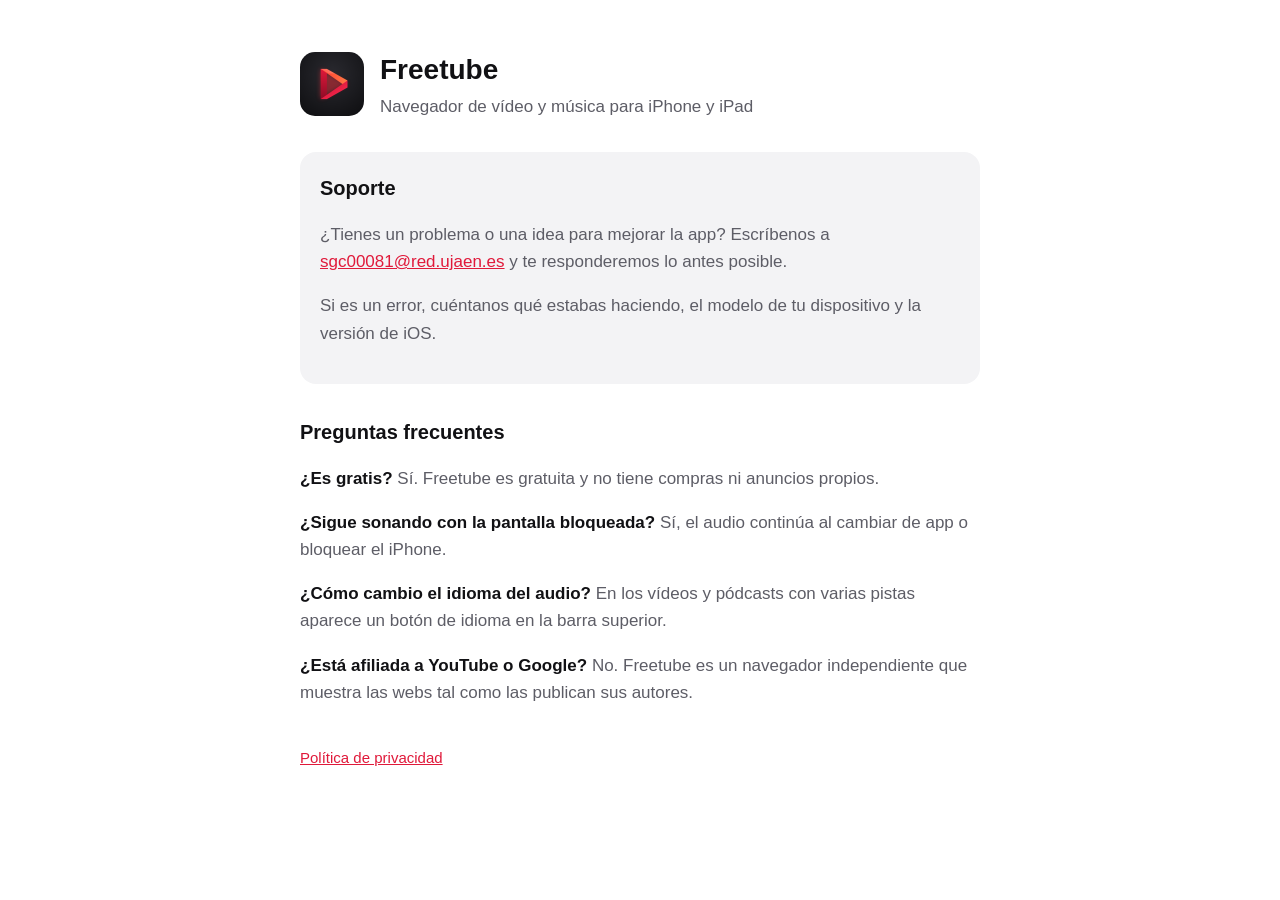
<file: index.html>
<!doctype html>
<html lang="es">
<head>
<meta charset="utf-8"><meta name="viewport" content="width=device-width, initial-scale=1">
<title>Freetube · Soporte</title>
<link rel="stylesheet" href="estilo.css">
</head>
<body><main>
<header><img src="icono.png" alt=""><div><h1>Freetube</h1><p style="margin:0">Navegador de vídeo y música para iPhone y iPad</p></div></header>

<div class="card">
<h2 style="margin-top:0">Soporte</h2>
<p>¿Tienes un problema o una idea para mejorar la app? Escríbenos a
<a href="mailto:sgc00081@red.ujaen.es?subject=Freetube">sgc00081@red.ujaen.es</a> y te responderemos lo antes posible.</p>
<p>Si es un error, cuéntanos qué estabas haciendo, el modelo de tu dispositivo y la versión de iOS.</p>
</div>

<h2>Preguntas frecuentes</h2>
<p><strong>¿Es gratis?</strong> Sí. Freetube es gratuita y no tiene compras ni anuncios propios.</p>
<p><strong>¿Sigue sonando con la pantalla bloqueada?</strong> Sí, el audio continúa al cambiar de app o bloquear el iPhone.</p>
<p><strong>¿Cómo cambio el idioma del audio?</strong> En los vídeos y pódcasts con varias pistas aparece un botón de idioma en la barra superior.</p>
<p><strong>¿Está afiliada a YouTube o Google?</strong> No. Freetube es un navegador independiente que muestra las webs tal como las publican sus autores.</p>

<nav><a href="privacidad.html">Política de privacidad</a></nav>
</main></body></html>
</file>
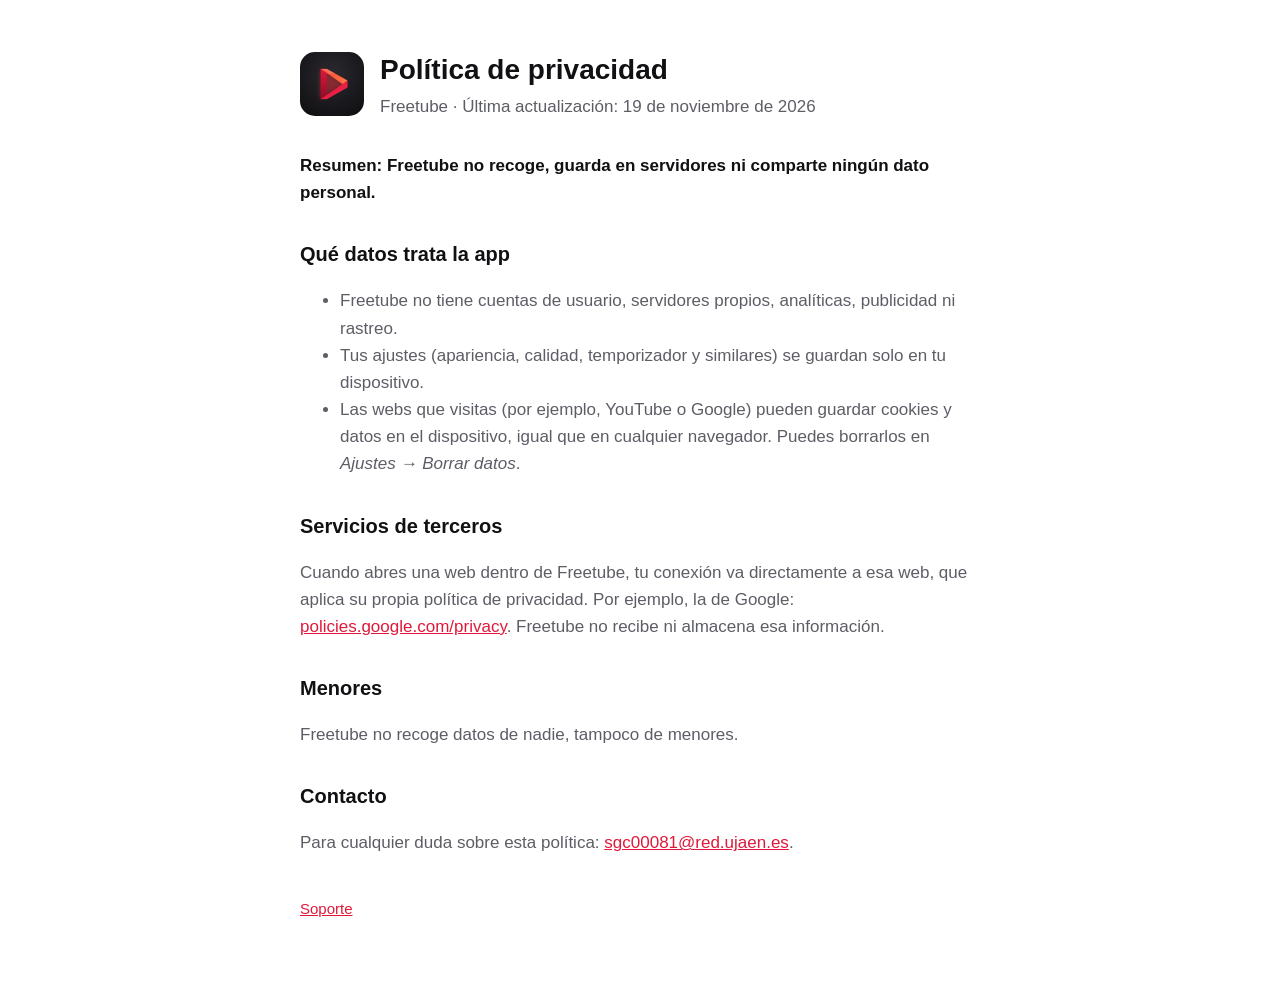
<file: privacidad.html>
<!doctype html>
<html lang="es">
<head>
<meta charset="utf-8"><meta name="viewport" content="width=device-width, initial-scale=1">
<title>Freetube · Política de privacidad</title>
<link rel="stylesheet" href="estilo.css">
</head>
<body><main>
<header><img src="icono.png" alt=""><div><h1>Política de privacidad</h1><p style="margin:0">Freetube · Última actualización: 19 de noviembre de 2026</p></div></header>

<p><strong>Resumen: Freetube no recoge, guarda en servidores ni comparte ningún dato personal.</strong></p>

<h2>Qué datos trata la app</h2>
<ul>
<li>Freetube no tiene cuentas de usuario, servidores propios, analíticas, publicidad ni rastreo.</li>
<li>Tus ajustes (apariencia, calidad, temporizador y similares) se guardan solo en tu dispositivo.</li>
<li>Las webs que visitas (por ejemplo, YouTube o Google) pueden guardar cookies y datos en el dispositivo, igual que en cualquier navegador. Puedes borrarlos en <em>Ajustes → Borrar datos</em>.</li>
</ul>

<h2>Servicios de terceros</h2>
<p>Cuando abres una web dentro de Freetube, tu conexión va directamente a esa web, que aplica su propia política de privacidad. Por ejemplo, la de Google: <a href="https://policies.google.com/privacy">policies.google.com/privacy</a>. Freetube no recibe ni almacena esa información.</p>

<h2>Menores</h2>
<p>Freetube no recoge datos de nadie, tampoco de menores.</p>

<h2>Contacto</h2>
<p>Para cualquier duda sobre esta política: <a href="mailto:sgc00081@red.ujaen.es">sgc00081@red.ujaen.es</a>.</p>

<nav><a href="index.html">Soporte</a></nav>
</main></body></html>
</file>
<file: estilo.css>
:root { --bg: #ffffff; --fg: #111114; --muted: #5d5d66; --card: #f3f3f5; --accent: #e0193a; }
@media (prefers-color-scheme: dark) { :root { --bg: #0f0f10; --fg: #f2f2f4; --muted: #a0a0aa; --card: #1c1c1e; } }
* { box-sizing: border-box; }
body { margin: 0; background: var(--bg); color: var(--fg); font: 17px/1.6 -apple-system, BlinkMacSystemFont, "Segoe UI", Roboto, sans-serif; }
main { max-width: 720px; margin: 0 auto; padding: 48px 20px 64px; }
header { display: flex; align-items: center; gap: 16px; margin-bottom: 32px; }
header img { width: 64px; height: 64px; border-radius: 15px; }
h1 { font-size: 28px; margin: 0; } h2 { font-size: 20px; margin-top: 32px; }
p, li { color: var(--muted); } strong { color: var(--fg); }
a { color: var(--accent); }
.card { background: var(--card); border-radius: 16px; padding: 20px; margin: 16px 0; }
nav { margin-top: 40px; font-size: 15px; }
</file>
